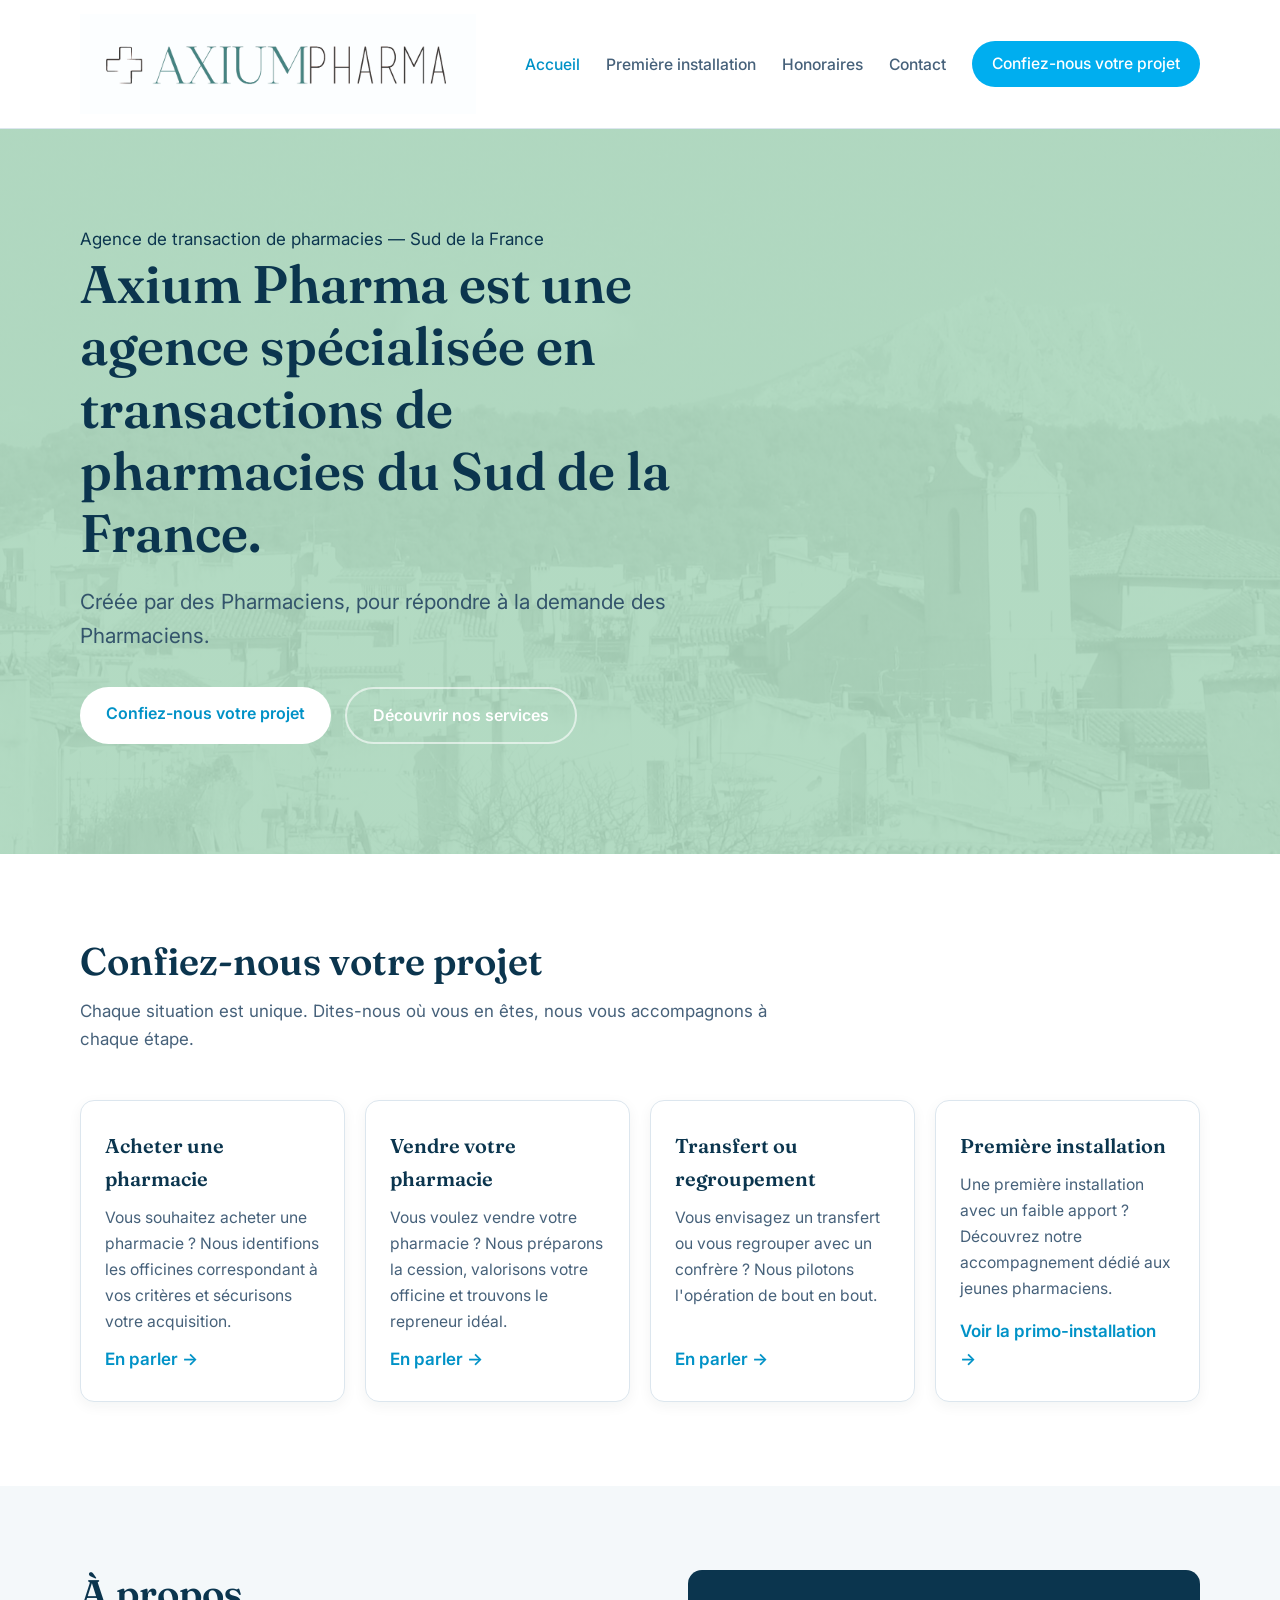
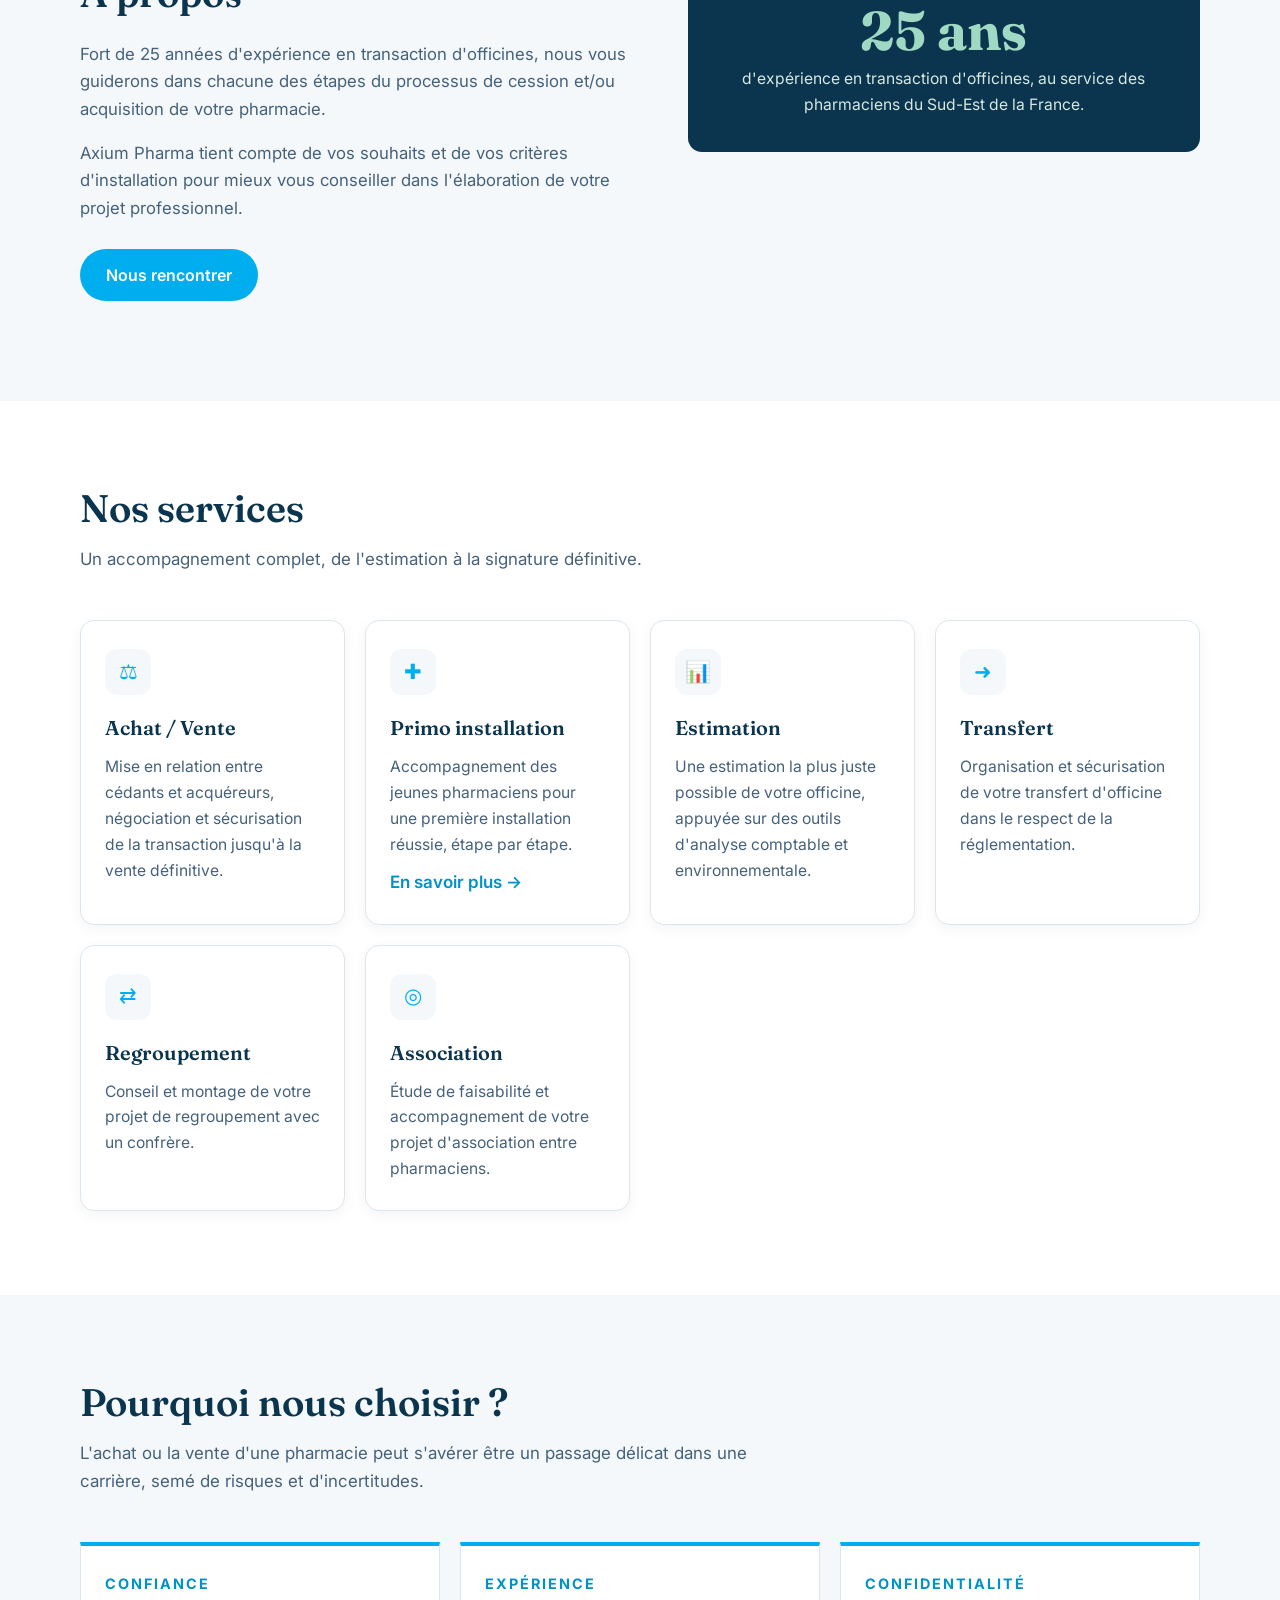
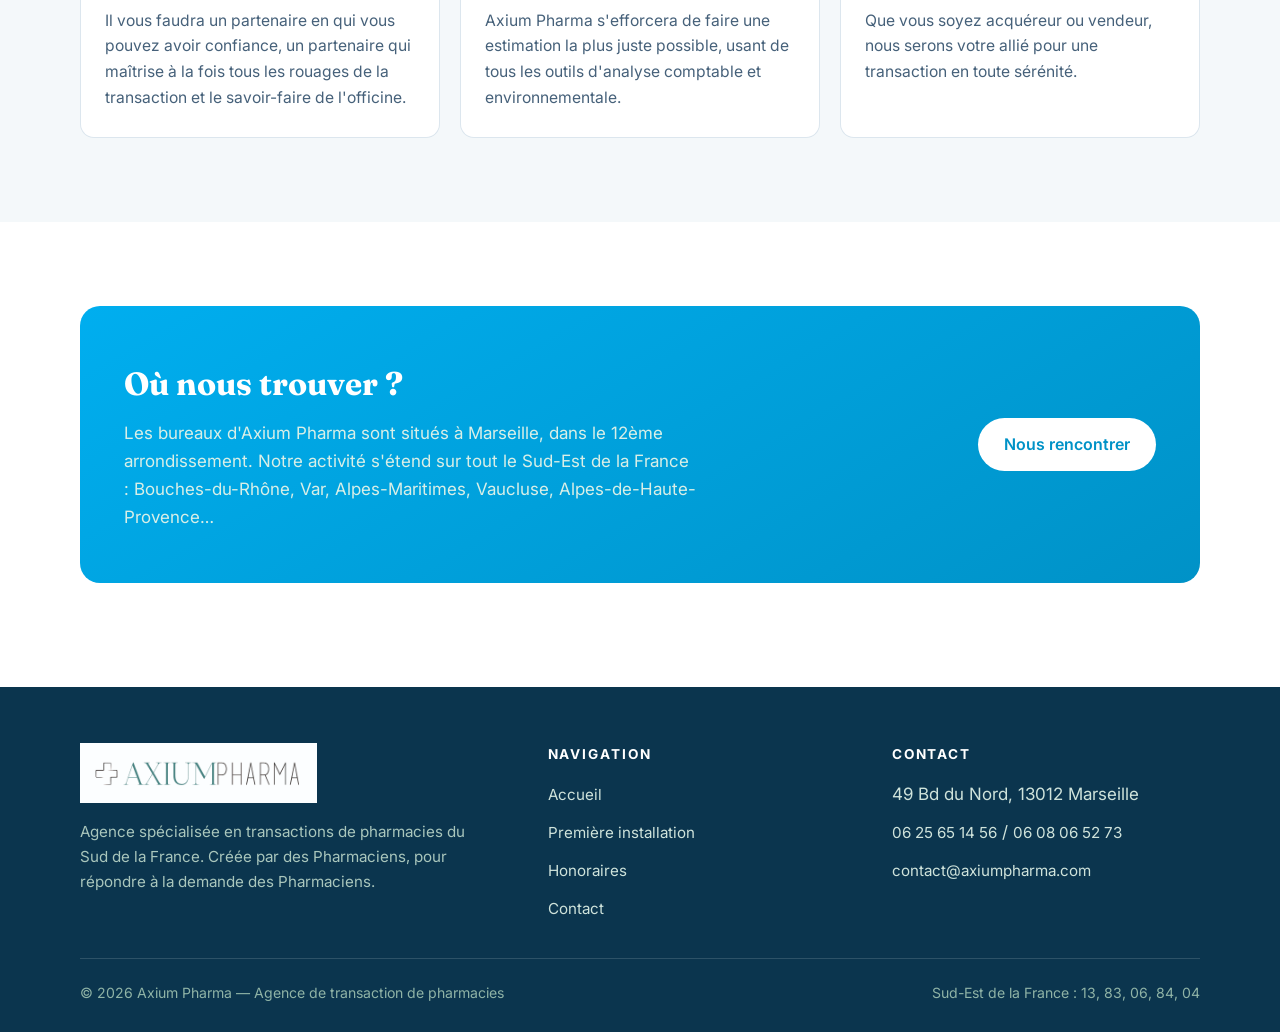
<file: index.html>
<!DOCTYPE html>
<html lang="fr">
<head>
  <meta charset="UTF-8">
  <meta name="viewport" content="width=device-width, initial-scale=1.0">
  <title>AXIUM PHARMA | Agence de Transaction de Pharmacies | Sud de la France</title>
  <meta name="description" content="Achat / Vente de pharmacies avec Axium Pharma, agence de transaction pharmaceutique. Nous vous conseillons et vous accompagnons pour l'acquisition ou la cession de votre pharmacie. Estimation, étude prévisionnelle, prospection, transfert... Annonces pharmacies 13 / Pharmacie à vendre Provence">
  <link rel="icon" type="image/jpeg" href="assets/img/logoaxium.jpg">
  <link rel="preconnect" href="https://fonts.googleapis.com">
  <link rel="preconnect" href="https://fonts.gstatic.com" crossorigin>
  <link href="https://fonts.googleapis.com/css2?family=Fraunces:opsz,wght@9..144,500;9..144,600;9..144,700&family=Inter:wght@400;500;600;700&display=swap" rel="stylesheet">
  <link rel="stylesheet" href="assets/css/style.css">
  <meta property="og:type" content="website">
  <meta property="og:site_name" content="Axium Pharma">
  <meta property="og:title" content="AXIUM PHARMA | Agence de Transaction de Pharmacies | Sud de la France">
  <meta property="og:description" content="Créée par des Pharmaciens, pour répondre à la demande des Pharmaciens. Achat, vente, transfert, primo-installation de pharmacies dans le Sud-Est de la France.">
  <meta property="og:url" content="https://www.axiumpharma.com/">
</head>
<body>
  <a class="skip-link" href="#contenu">Aller au contenu</a>

  <header class="site-header">
    <div class="container header-inner">
      <a class="brand" href="index.html" aria-label="Axium Pharma - Accueil">
        <img src="assets/img/logoaxium.jpg" alt="Axium Pharma" width="40" height="40">
      </a>
      <button class="burger" aria-label="Ouvrir le menu" aria-expanded="false" aria-controls="nav">
        <span></span><span></span><span></span>
      </button>
      <nav class="main-nav" id="nav" aria-label="Navigation principale">
        <ul>
          <li><a href="index.html" data-page="index.html">Accueil</a></li>
          <li><a href="inst.html" data-page="inst.html">Première installation</a></li>
          <li><a href="honoraires.html" data-page="honoraires.html">Honoraires</a></li>
          <li><a href="contact.html" data-page="contact.html">Contact</a></li>
          <li><a class="btn nav-cta" href="contact.html">Confiez-nous votre projet</a></li>
        </ul>
      </nav>
    </div>
  </header>

  <main id="contenu">
    <section class="hero">
      <div class="container">
        <p class="eyebrow">Agence de transaction de pharmacies — Sud de la France</p>
        <h1>Axium Pharma est une agence spécialisée en transactions de pharmacies du Sud de la France.</h1>
        <p class="sub">Créée par des Pharmaciens, pour répondre à la demande des Pharmaciens.</p>
        <div class="hero-actions">
          <a class="btn btn-light" href="contact.html">Confiez-nous votre projet</a>
          <a class="btn btn-outline" style="color:#fff !important;border-color:rgba(255,255,255,.6)" href="#services">Découvrir nos services</a>
        </div>
      </div>
    </section>

    <section class="section" id="projet">
      <div class="container">
        <div class="section-head">
          <h2>Confiez-nous votre projet</h2>
          <p>Chaque situation est unique. Dites-nous où vous en êtes, nous vous accompagnons à chaque étape.</p>
        </div>
        <div class="cards">
          <div class="card">
            <h3>Acheter une pharmacie</h3>
            <p>Vous souhaitez acheter une pharmacie ? Nous identifions les officines correspondant à vos critères et sécurisons votre acquisition.</p>
            <a class="card-link" href="contact.html">En parler</a>
          </div>
          <div class="card">
            <h3>Vendre votre pharmacie</h3>
            <p>Vous voulez vendre votre pharmacie ? Nous préparons la cession, valorisons votre officine et trouvons le repreneur idéal.</p>
            <a class="card-link" href="contact.html">En parler</a>
          </div>
          <div class="card">
            <h3>Transfert ou regroupement</h3>
            <p>Vous envisagez un transfert ou vous regrouper avec un confrère ? Nous pilotons l'opération de bout en bout.</p>
            <a class="card-link" href="contact.html">En parler</a>
          </div>
          <div class="card">
            <h3>Première installation</h3>
            <p>Une première installation avec un faible apport ? Découvrez notre accompagnement dédié aux jeunes pharmaciens.</p>
            <a class="card-link" href="inst.html">Voir la primo-installation</a>
          </div>
        </div>
      </div>
    </section>

    <section class="section alt" id="apropos">
      <div class="container about-grid">
        <div>
          <div class="section-head" style="margin-bottom:24px">
            <h2>À propos</h2>
          </div>
          <p>Fort de 25 années d'expérience en transaction d'officines, nous vous guiderons dans chacune des étapes du processus de cession et/ou acquisition de votre pharmacie.</p>
          <p>Axium Pharma tient compte de vos souhaits et de vos critères d'installation pour mieux vous conseiller dans l'élaboration de votre projet professionnel.</p>
          <p style="margin-top:26px"><a class="btn" href="contact.html">Nous rencontrer</a></p>
        </div>
        <div class="about-badge">
          <div class="number">25 ans</div>
          <div class="label">d'expérience en transaction d'officines, au service des pharmaciens du Sud-Est de la France.</div>
        </div>
      </div>
    </section>

    <section class="section" id="services">
      <div class="container">
        <div class="section-head">
          <h2>Nos services</h2>
          <p>Un accompagnement complet, de l'estimation à la signature définitive.</p>
        </div>
        <div class="cards">
          <div class="card">
            <div class="icon">⚖</div>
            <h3>Achat / Vente</h3>
            <p>Mise en relation entre cédants et acquéreurs, négociation et sécurisation de la transaction jusqu'à la vente définitive.</p>
          </div>
          <div class="card">
            <div class="icon">✚</div>
            <h3>Primo installation</h3>
            <p>Accompagnement des jeunes pharmaciens pour une première installation réussie, étape par étape.</p>
            <a class="card-link" href="inst.html">En savoir plus</a>
          </div>
          <div class="card">
            <div class="icon">📊</div>
            <h3>Estimation</h3>
            <p>Une estimation la plus juste possible de votre officine, appuyée sur des outils d'analyse comptable et environnementale.</p>
          </div>
          <div class="card">
            <div class="icon">➜</div>
            <h3>Transfert</h3>
            <p>Organisation et sécurisation de votre transfert d'officine dans le respect de la réglementation.</p>
          </div>
          <div class="card">
            <div class="icon">⇄</div>
            <h3>Regroupement</h3>
            <p>Conseil et montage de votre projet de regroupement avec un confrère.</p>
          </div>
          <div class="card">
            <div class="icon">◎</div>
            <h3>Association</h3>
            <p>Étude de faisabilité et accompagnement de votre projet d'association entre pharmaciens.</p>
          </div>
        </div>
      </div>
    </section>

    <section class="section alt" id="pourquoi">
      <div class="container">
        <div class="section-head">
          <h2>Pourquoi nous choisir ?</h2>
          <p>L'achat ou la vente d'une pharmacie peut s'avérer être un passage délicat dans une carrière, semé de risques et d'incertitudes.</p>
        </div>
        <div class="pillars">
          <div class="pillar">
            <h3>Confiance</h3>
            <p>Il vous faudra un partenaire en qui vous pouvez avoir confiance, un partenaire qui maîtrise à la fois tous les rouages de la transaction et le savoir-faire de l'officine.</p>
          </div>
          <div class="pillar">
            <h3>Expérience</h3>
            <p>Axium Pharma s'efforcera de faire une estimation la plus juste possible, usant de tous les outils d'analyse comptable et environnementale.</p>
          </div>
          <div class="pillar">
            <h3>Confidentialité</h3>
            <p>Que vous soyez acquéreur ou vendeur, nous serons votre allié pour une transaction en toute sérénité.</p>
          </div>
        </div>
      </div>
    </section>

    <section class="section" id="ou-nous-trouver">
      <div class="container">
        <div class="cta-band">
          <div>
            <h2>Où nous trouver ?</h2>
            <p>Les bureaux d'Axium Pharma sont situés à Marseille, dans le 12ème arrondissement. Notre activité s'étend sur tout le Sud-Est de la France : Bouches-du-Rhône, Var, Alpes-Maritimes, Vaucluse, Alpes-de-Haute-Provence…</p>
          </div>
          <a class="btn btn-light" href="contact.html">Nous rencontrer</a>
        </div>
      </div>
    </section>
  </main>

  <footer class="site-footer">
    <div class="container">
      <div class="footer-grid">
        <div>
          <a class="brand" href="index.html" aria-label="Axium Pharma - Accueil">
            <img src="assets/img/logoaxium.jpg" alt="Axium Pharma" width="36" height="36">
          </a>
          <p style="margin-top:16px">Agence spécialisée en transactions de pharmacies du Sud de la France. Créée par des Pharmaciens, pour répondre à la demande des Pharmaciens.</p>
        </div>
        <div>
          <h3>Navigation</h3>
          <ul>
            <li><a href="index.html">Accueil</a></li>
            <li><a href="inst.html">Première installation</a></li>
            <li><a href="honoraires.html">Honoraires</a></li>
            <li><a href="contact.html">Contact</a></li>
          </ul>
        </div>
        <div>
          <h3>Contact</h3>
          <ul>
            <li>49 Bd du Nord, 13012 Marseille</li>
            <li><a href="tel:+33625651456">06 25 65 14 56</a> / <a href="tel:+33608065273">06 08 06 52 73</a></li>
            <li><a href="mailto:contact@axiumpharma.com">contact@axiumpharma.com</a></li>
          </ul>
        </div>
      </div>
      <div class="footer-bottom">
        <span>© <span id="year">2025</span> Axium Pharma — Agence de transaction de pharmacies</span>
        <span>Sud-Est de la France : 13, 83, 06, 84, 04</span>
      </div>
    </div>
  </footer>

  <script src="assets/js/main.js"></script>
</body>
</html>
</file>
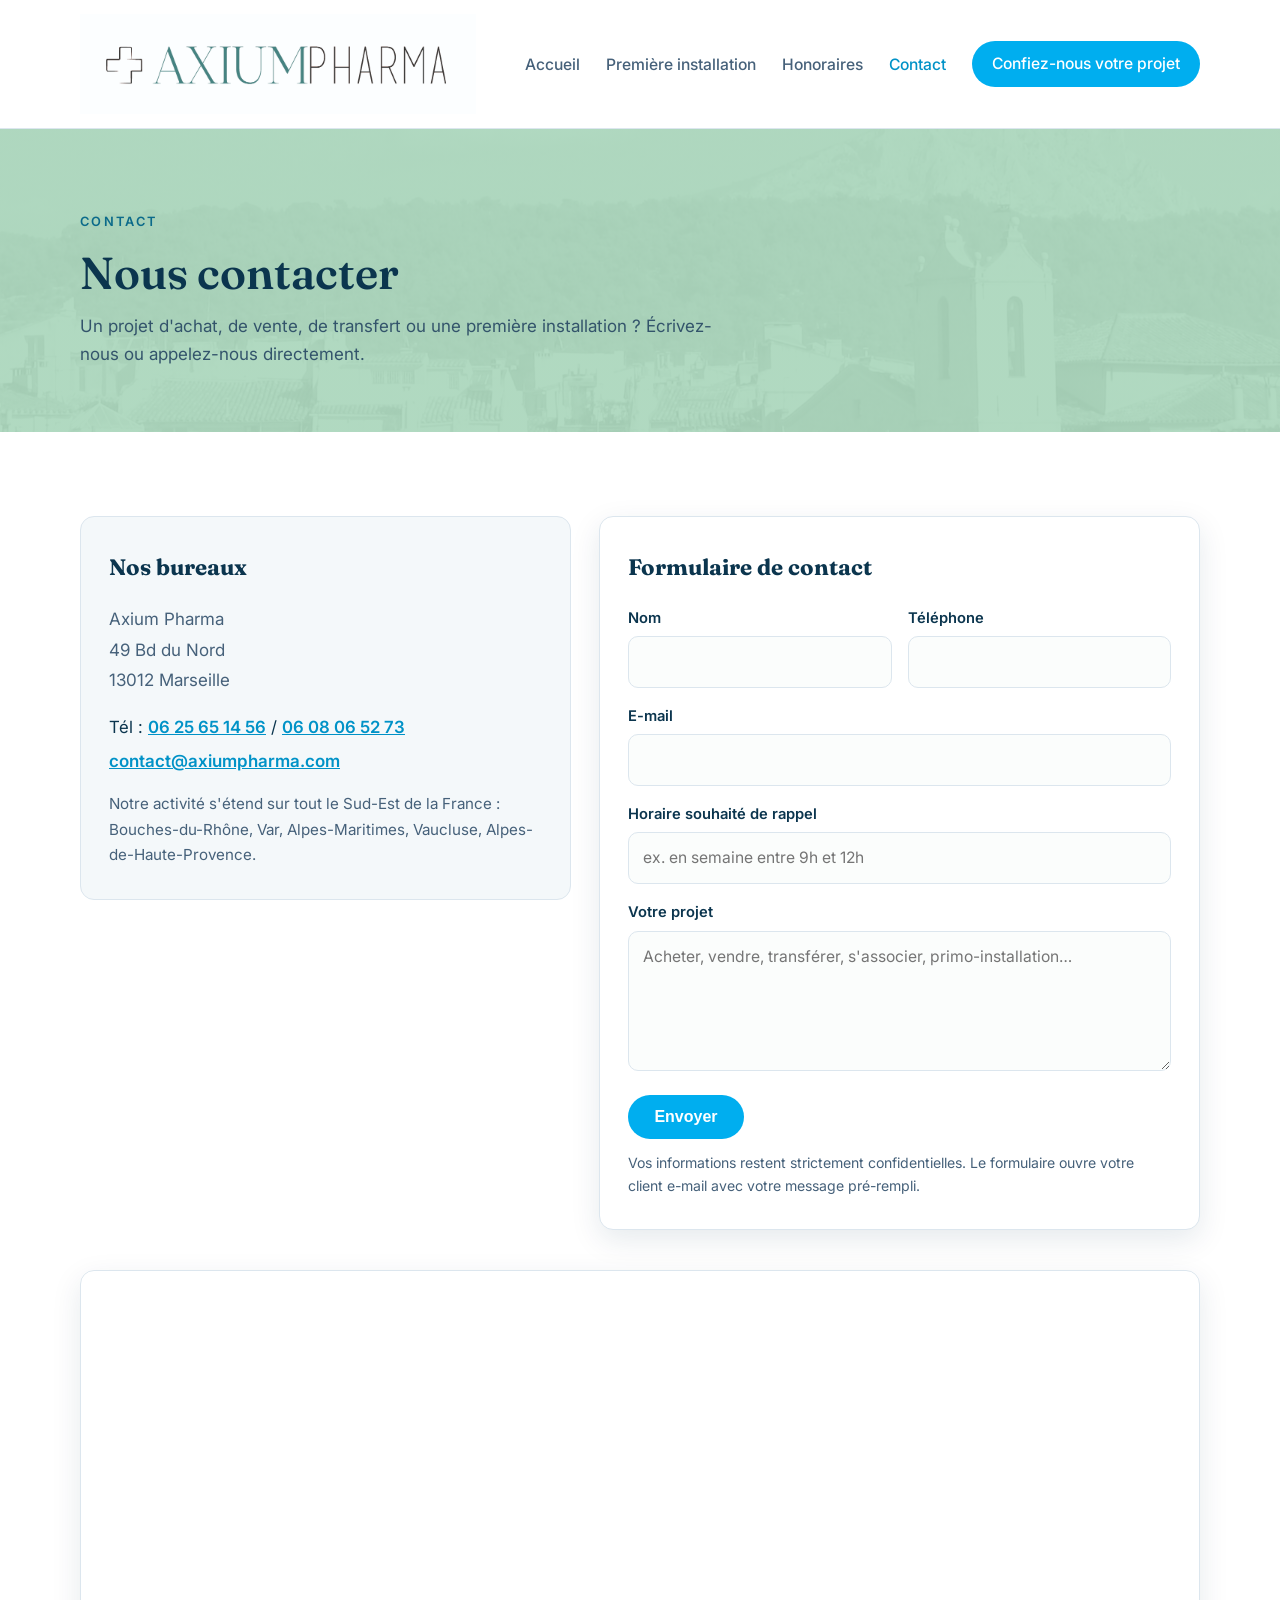
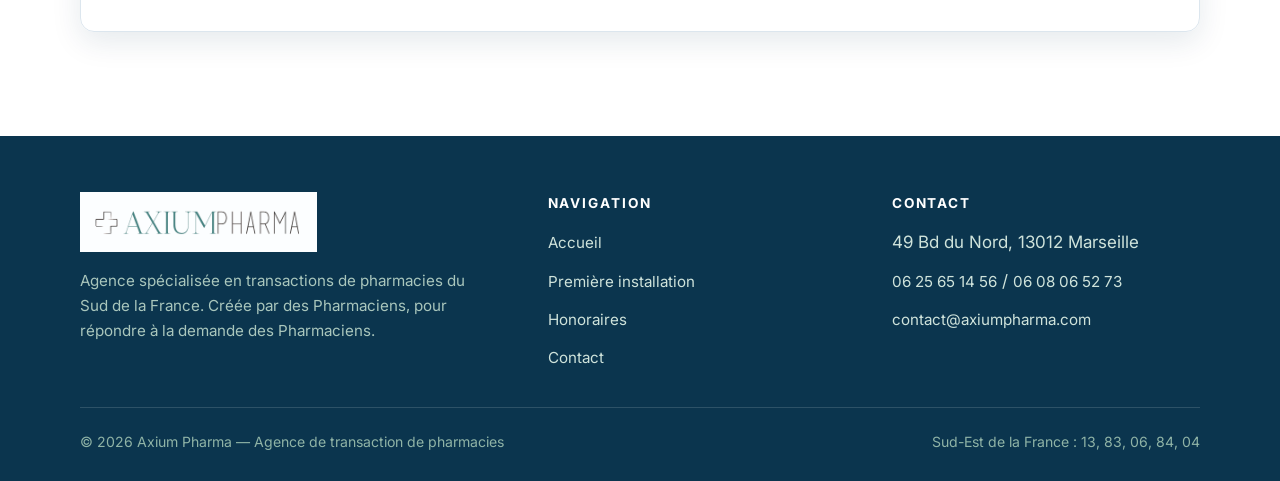
<file: contact.html>
<!DOCTYPE html>
<html lang="fr">
<head>
  <meta charset="UTF-8">
  <meta name="viewport" content="width=device-width, initial-scale=1.0">
  <title>AXIUM PHARMA | Contact</title>
  <meta name="description" content="Contactez Axium Pharma, agence de transaction de pharmacies à Marseille (12ème) : 49 Bd du Nord, 13012 Marseille. Tél : 06 25 65 14 56 / 06 08 06 52 73 — contact@axiumpharma.com">
  <link rel="icon" type="image/jpeg" href="assets/img/logoaxium.jpg">
  <link rel="preconnect" href="https://fonts.googleapis.com">
  <link rel="preconnect" href="https://fonts.gstatic.com" crossorigin>
  <link href="https://fonts.googleapis.com/css2?family=Fraunces:opsz,wght@9..144,500;9..144,600;9..144,700&family=Inter:wght@400;500;600;700&display=swap" rel="stylesheet">
  <link rel="stylesheet" href="assets/css/style.css">
  <meta property="og:type" content="website">
  <meta property="og:site_name" content="Axium Pharma">
  <meta property="og:title" content="AXIUM PHARMA | Contact">
  <meta property="og:description" content="Contactez Axium Pharma à Marseille : formulaire, téléphone et adresse de nos bureaux.">
  <meta property="og:url" content="https://www.axiumpharma.com/contact">
</head>
<body>
  <a class="skip-link" href="#contenu">Aller au contenu</a>

  <header class="site-header">
    <div class="container header-inner">
      <a class="brand" href="index.html" aria-label="Axium Pharma - Accueil">
        <img src="assets/img/logoaxium.jpg" alt="Axium Pharma" width="40" height="40">
      </a>
      <button class="burger" aria-label="Ouvrir le menu" aria-expanded="false" aria-controls="nav">
        <span></span><span></span><span></span>
      </button>
      <nav class="main-nav" id="nav" aria-label="Navigation principale">
        <ul>
          <li><a href="index.html" data-page="index.html">Accueil</a></li>
          <li><a href="inst.html" data-page="inst.html">Première installation</a></li>
          <li><a href="honoraires.html" data-page="honoraires.html">Honoraires</a></li>
          <li><a href="contact.html" data-page="contact.html">Contact</a></li>
          <li><a class="btn nav-cta" href="contact.html">Confiez-nous votre projet</a></li>
        </ul>
      </nav>
    </div>
  </header>

  <main id="contenu">
    <section class="page-hero">
      <div class="container">
        <p class="eyebrow">Contact</p>
        <h1>Nous contacter</h1>
        <p>Un projet d'achat, de vente, de transfert ou une première installation ? Écrivez-nous ou appelez-nous directement.</p>
      </div>
    </section>

    <section class="section">
      <div class="container">
        <div class="contact-grid">
          <div class="contact-card">
            <h2>Nos bureaux</h2>
            <address>
              Axium Pharma<br>
              49 Bd du Nord<br>
              13012 Marseille
            </address>
            <p class="phones">Tél : <a href="tel:+33625651456">06 25 65 14 56</a> / <a href="tel:+33608065273">06 08 06 52 73</a></p>
            <p><a href="mailto:contact@axiumpharma.com">contact@axiumpharma.com</a></p>
            <p style="margin-top:16px;color:var(--ink-soft);font-size:0.95rem">Notre activité s'étend sur tout le Sud-Est de la France : Bouches-du-Rhône, Var, Alpes-Maritimes, Vaucluse, Alpes-de-Haute-Provence.</p>
          </div>

          <div class="form-card">
            <h2>Formulaire de contact</h2>
            <form id="contact-form" action="mailto:contact@axiumpharma.com" method="post" enctype="text/plain">
              <div class="form-row">
                <div class="field">
                  <label for="nom">Nom</label>
                  <input type="text" id="nom" name="nom" required autocomplete="name">
                </div>
                <div class="field">
                  <label for="telephone">Téléphone</label>
                  <input type="tel" id="telephone" name="telephone" autocomplete="tel">
                </div>
              </div>
              <div class="field">
                <label for="email">E-mail</label>
                <input type="email" id="email" name="email" required autocomplete="email">
              </div>
              <div class="field">
                <label for="horaire">Horaire souhaité de rappel</label>
                <input type="text" id="horaire" name="horaire" placeholder="ex. en semaine entre 9h et 12h">
              </div>
              <div class="field">
                <label for="projet">Votre projet</label>
                <textarea id="projet" name="projet" placeholder="Acheter, vendre, transférer, s'associer, primo-installation…"></textarea>
              </div>
              <button class="btn" type="submit">Envoyer</button>
              <p class="form-note">Vos informations restent strictement confidentielles. Le formulaire ouvre votre client e-mail avec votre message pré-rempli.</p>
              <p class="form-status" id="form-status" role="status"></p>
            </form>
          </div>
        </div>

        <div class="map-frame">
          <iframe title="Carte — 49 Bd du Nord, 13012 Marseille" src="https://maps.google.com/maps?q=49%20Bd%20du%20Nord%2C%2013012%20Marseille&t=&z=15&ie=UTF8&iwloc=&output=embed" loading="lazy" referrerpolicy="no-referrer-when-downgrade"></iframe>
        </div>
      </div>
    </section>
  </main>

  <footer class="site-footer">
    <div class="container">
      <div class="footer-grid">
        <div>
          <a class="brand" href="index.html" aria-label="Axium Pharma - Accueil">
            <img src="assets/img/logoaxium.jpg" alt="Axium Pharma" width="36" height="36">
          </a>
          <p style="margin-top:16px">Agence spécialisée en transactions de pharmacies du Sud de la France. Créée par des Pharmaciens, pour répondre à la demande des Pharmaciens.</p>
        </div>
        <div>
          <h3>Navigation</h3>
          <ul>
            <li><a href="index.html">Accueil</a></li>
            <li><a href="inst.html">Première installation</a></li>
            <li><a href="honoraires.html">Honoraires</a></li>
            <li><a href="contact.html">Contact</a></li>
          </ul>
        </div>
        <div>
          <h3>Contact</h3>
          <ul>
            <li>49 Bd du Nord, 13012 Marseille</li>
            <li><a href="tel:+33625651456">06 25 65 14 56</a> / <a href="tel:+33608065273">06 08 06 52 73</a></li>
            <li><a href="mailto:contact@axiumpharma.com">contact@axiumpharma.com</a></li>
          </ul>
        </div>
      </div>
      <div class="footer-bottom">
        <span>© <span id="year">2025</span> Axium Pharma — Agence de transaction de pharmacies</span>
        <span>Sud-Est de la France : 13, 83, 06, 84, 04</span>
      </div>
    </div>
  </footer>

  <script src="assets/js/main.js"></script>
</body>
</html>
</file>
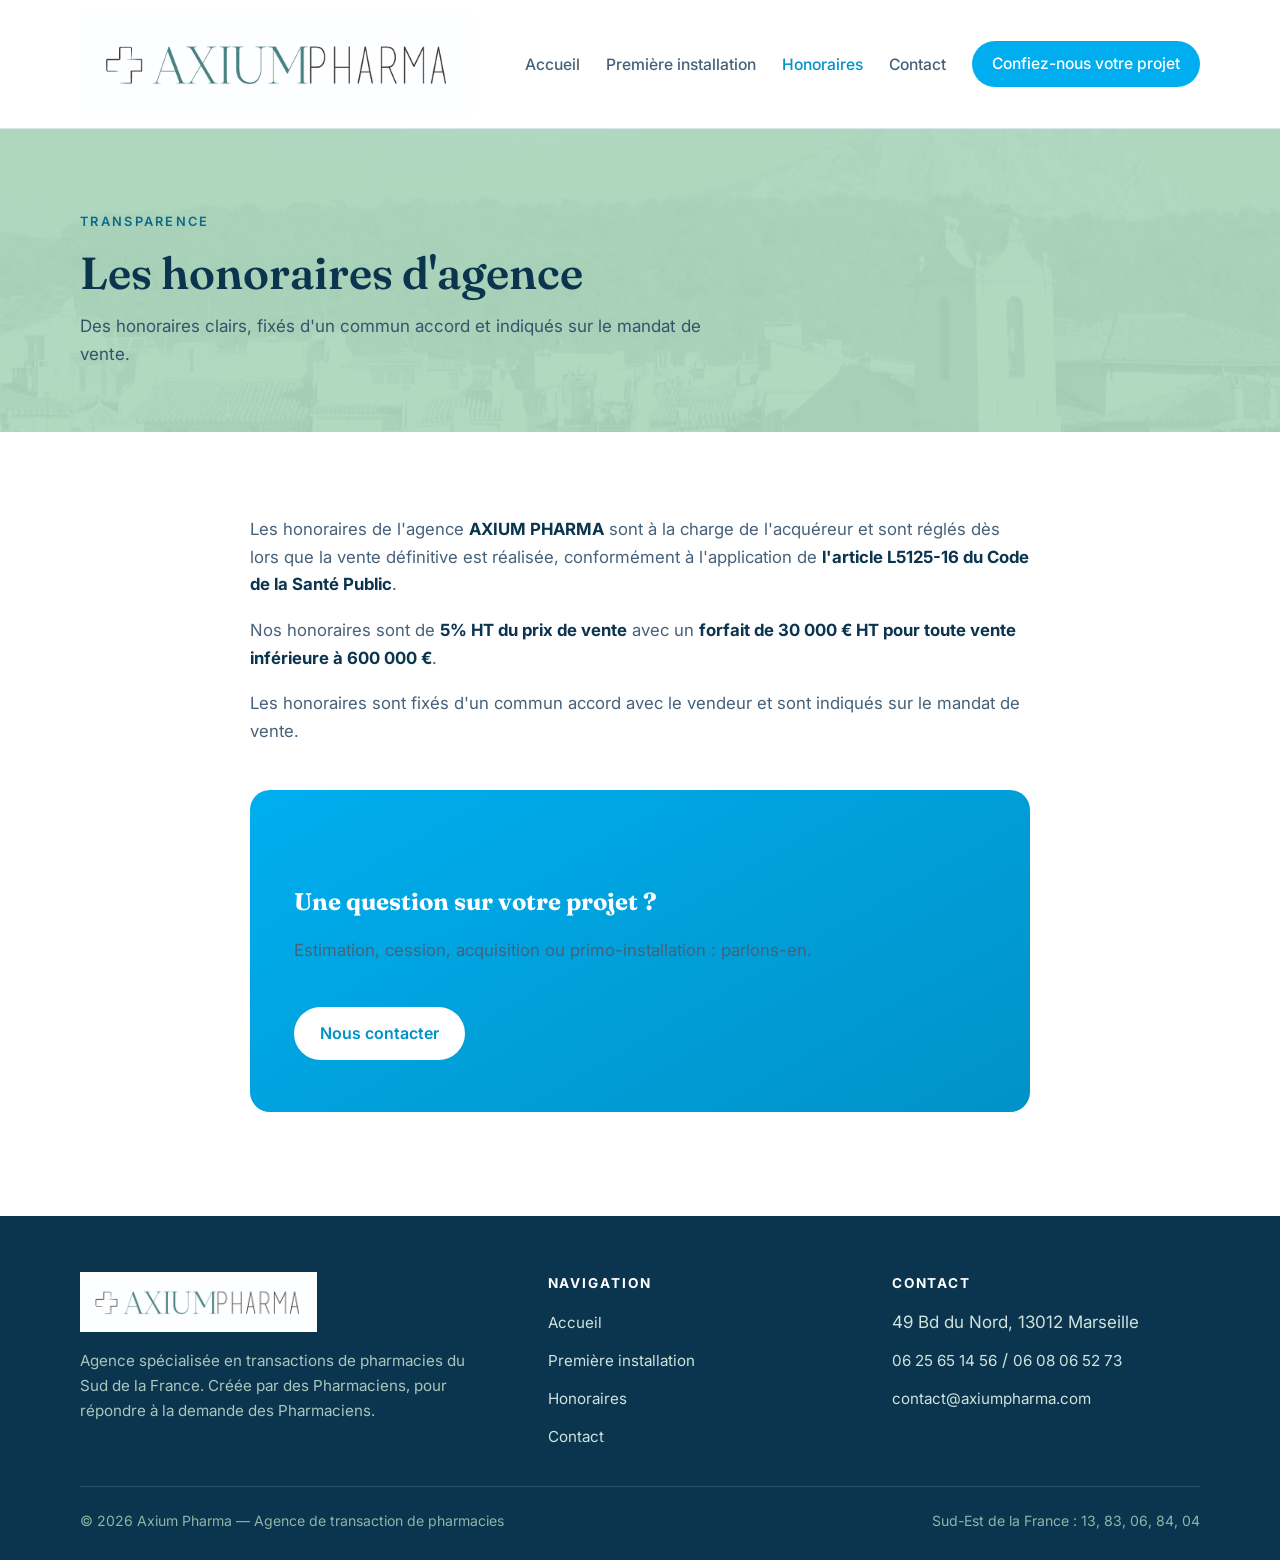
<file: honoraires.html>
<!DOCTYPE html>
<html lang="fr">
<head>
  <meta charset="UTF-8">
  <meta name="viewport" content="width=device-width, initial-scale=1.0">
  <title>AXIUM PHARMA | Honoraires</title>
  <meta name="description" content="Les honoraires d'agence d'Axium Pharma : 5% HT du prix de vente, forfait de 30 000 € HT pour toute vente inférieure à 600 000 €, conformément à l'article L5125-16 du Code de la Santé Publique.">
  <link rel="icon" type="image/jpeg" href="assets/img/logoaxium.jpg">
  <link rel="preconnect" href="https://fonts.googleapis.com">
  <link rel="preconnect" href="https://fonts.gstatic.com" crossorigin>
  <link href="https://fonts.googleapis.com/css2?family=Fraunces:opsz,wght@9..144,500;9..144,600;9..144,700&family=Inter:wght@400;500;600;700&display=swap" rel="stylesheet">
  <link rel="stylesheet" href="assets/css/style.css">
  <meta property="og:type" content="website">
  <meta property="og:site_name" content="Axium Pharma">
  <meta property="og:title" content="AXIUM PHARMA | Honoraires">
  <meta property="og:description" content="Honoraires d'agence Axium Pharma : 5% HT du prix de vente, forfait 30 000 € HT en dessous de 600 000 €.">
  <meta property="og:url" content="https://www.axiumpharma.com/honoraires">
</head>
<body>
  <a class="skip-link" href="#contenu">Aller au contenu</a>

  <header class="site-header">
    <div class="container header-inner">
      <a class="brand" href="index.html" aria-label="Axium Pharma - Accueil">
        <img src="assets/img/logoaxium.jpg" alt="Axium Pharma" width="40" height="40">
      </a>
      <button class="burger" aria-label="Ouvrir le menu" aria-expanded="false" aria-controls="nav">
        <span></span><span></span><span></span>
      </button>
      <nav class="main-nav" id="nav" aria-label="Navigation principale">
        <ul>
          <li><a href="index.html" data-page="index.html">Accueil</a></li>
          <li><a href="inst.html" data-page="inst.html">Première installation</a></li>
          <li><a href="honoraires.html" data-page="honoraires.html">Honoraires</a></li>
          <li><a href="contact.html" data-page="contact.html">Contact</a></li>
          <li><a class="btn nav-cta" href="contact.html">Confiez-nous votre projet</a></li>
        </ul>
      </nav>
    </div>
  </header>

  <main id="contenu">
    <section class="page-hero">
      <div class="container">
        <p class="eyebrow">Transparence</p>
        <h1>Les honoraires d'agence</h1>
        <p>Des honoraires clairs, fixés d'un commun accord et indiqués sur le mandat de vente.</p>
      </div>
    </section>

    <section class="section">
      <div class="container prose">
        <p>Les honoraires de l'agence <strong>AXIUM PHARMA</strong> sont à la charge de l'acquéreur et sont réglés dès lors que la vente définitive est réalisée, conformément à l'application de <strong>l'article L5125-16 du Code de la Santé Public</strong>.</p>
        <p>Nos honoraires sont de <strong>5% HT du prix de vente</strong> avec un <strong>forfait de 30 000 € HT pour toute vente inférieure à 600 000 €</strong>.</p>
        <p>Les honoraires sont fixés d'un commun accord avec le vendeur et sont indiqués sur le mandat de vente.</p>

        <div class="cta-band" style="margin-top:44px">
          <div>
            <h2>Une question sur votre projet ?</h2>
            <p>Estimation, cession, acquisition ou primo-installation : parlons-en.</p>
          </div>
          <a class="btn btn-light" href="contact.html">Nous contacter</a>
        </div>
      </div>
    </section>
  </main>

  <footer class="site-footer">
    <div class="container">
      <div class="footer-grid">
        <div>
          <a class="brand" href="index.html" aria-label="Axium Pharma - Accueil">
            <img src="assets/img/logoaxium.jpg" alt="Axium Pharma" width="36" height="36">
          </a>
          <p style="margin-top:16px">Agence spécialisée en transactions de pharmacies du Sud de la France. Créée par des Pharmaciens, pour répondre à la demande des Pharmaciens.</p>
        </div>
        <div>
          <h3>Navigation</h3>
          <ul>
            <li><a href="index.html">Accueil</a></li>
            <li><a href="inst.html">Première installation</a></li>
            <li><a href="honoraires.html">Honoraires</a></li>
            <li><a href="contact.html">Contact</a></li>
          </ul>
        </div>
        <div>
          <h3>Contact</h3>
          <ul>
            <li>49 Bd du Nord, 13012 Marseille</li>
            <li><a href="tel:+33625651456">06 25 65 14 56</a> / <a href="tel:+33608065273">06 08 06 52 73</a></li>
            <li><a href="mailto:contact@axiumpharma.com">contact@axiumpharma.com</a></li>
          </ul>
        </div>
      </div>
      <div class="footer-bottom">
        <span>© <span id="year">2025</span> Axium Pharma — Agence de transaction de pharmacies</span>
        <span>Sud-Est de la France : 13, 83, 06, 84, 04</span>
      </div>
    </div>
  </footer>

  <script src="assets/js/main.js"></script>
</body>
</html>
</file>
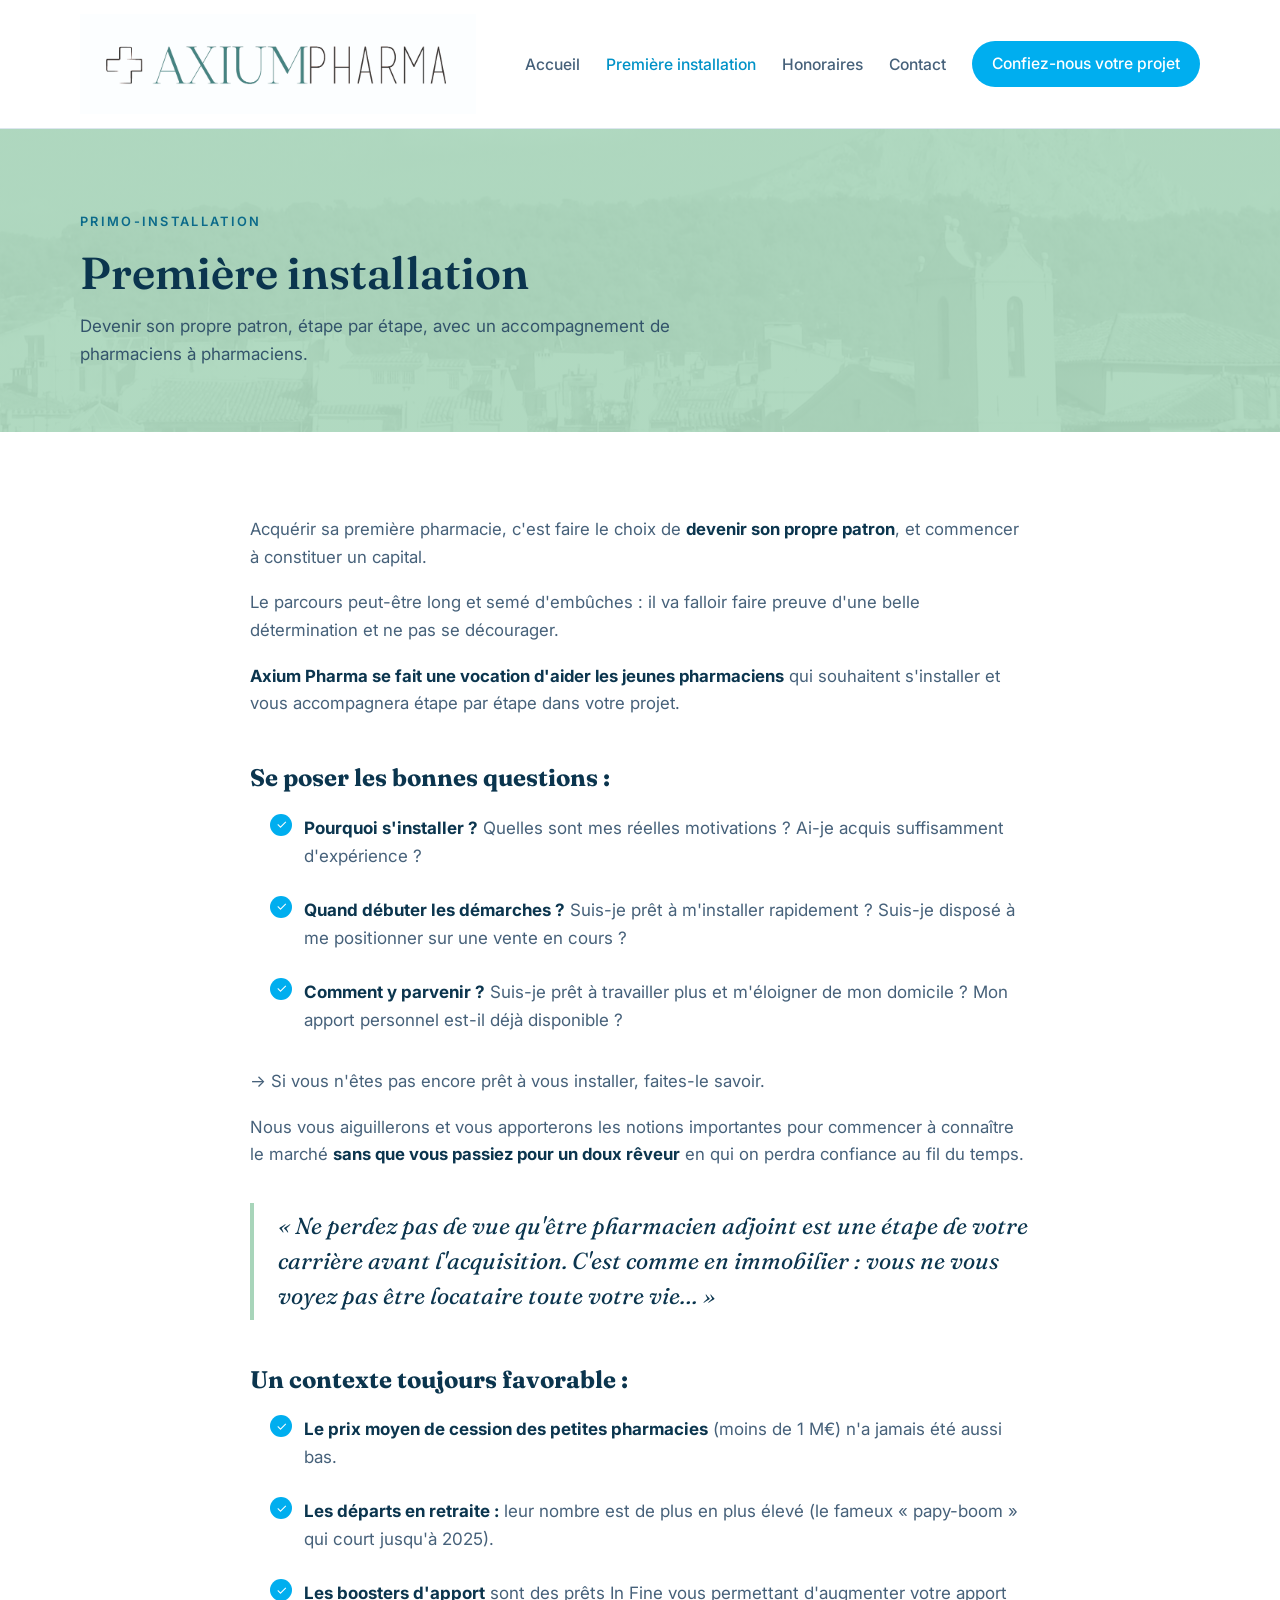
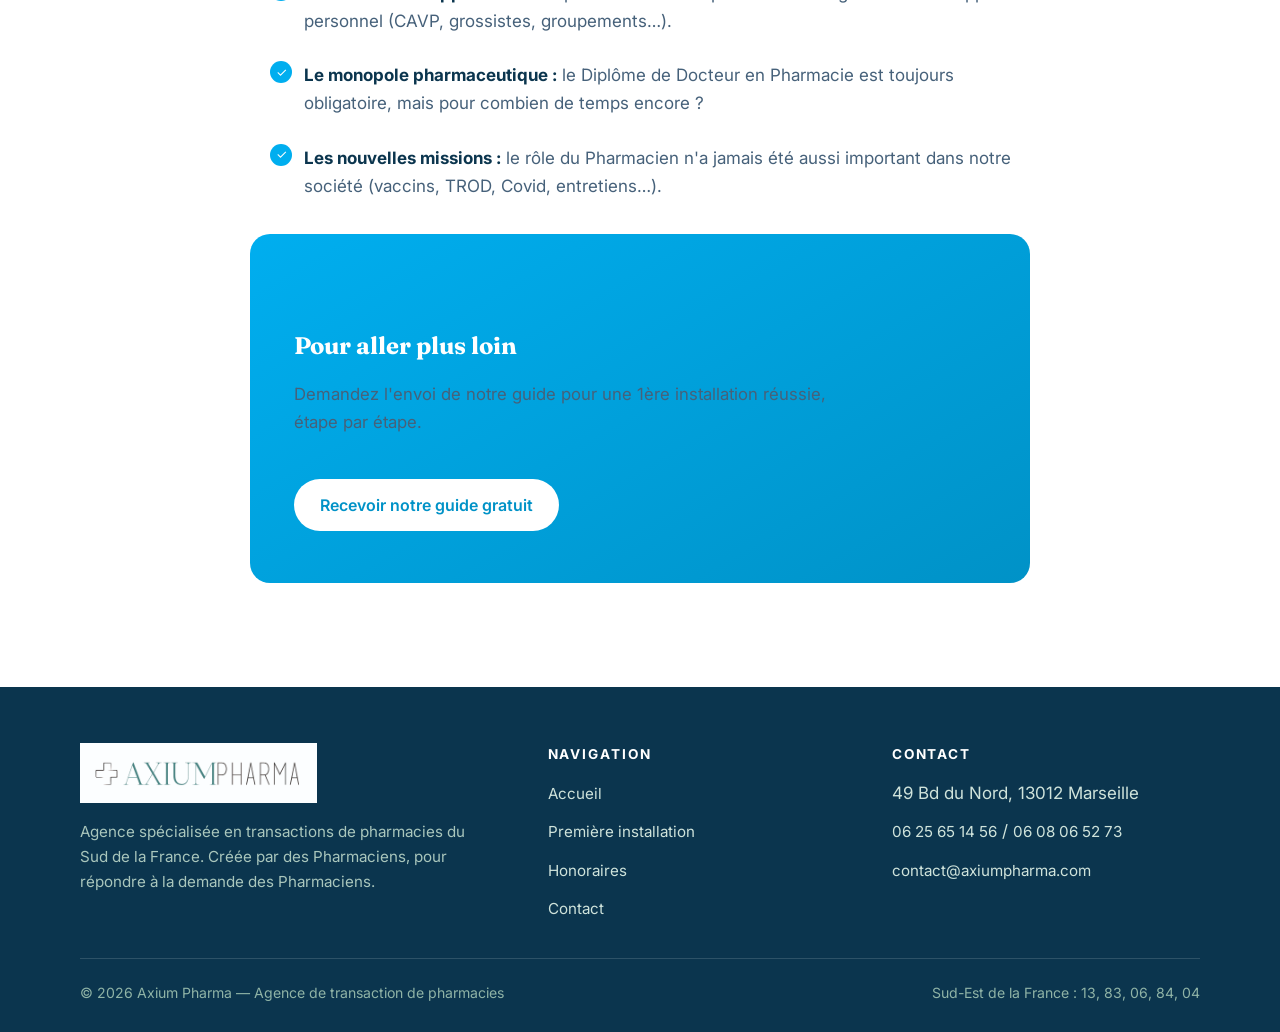
<file: inst.html>
<!DOCTYPE html>
<html lang="fr">
<head>
  <meta charset="UTF-8">
  <meta name="viewport" content="width=device-width, initial-scale=1.0">
  <title>AXIUM PHARMA | Primo-installation — Première installation de pharmacie</title>
  <meta name="description" content="Première installation de pharmacie avec Axium Pharma : se poser les bonnes questions, un contexte favorable, et notre guide gratuit pour une 1ère installation réussie, étape par étape.">
  <link rel="icon" type="image/jpeg" href="assets/img/logoaxium.jpg">
  <link rel="preconnect" href="https://fonts.googleapis.com">
  <link rel="preconnect" href="https://fonts.gstatic.com" crossorigin>
  <link href="https://fonts.googleapis.com/css2?family=Fraunces:opsz,wght@9..144,500;9..144,600;9..144,700&family=Inter:wght@400;500;600;700&display=swap" rel="stylesheet">
  <link rel="stylesheet" href="assets/css/style.css">
  <meta property="og:type" content="website">
  <meta property="og:site_name" content="Axium Pharma">
  <meta property="og:title" content="AXIUM PHARMA | Primo-installation">
  <meta property="og:description" content="Acquérir sa première pharmacie avec Axium Pharma : accompagnement étape par étape et guide gratuit.">
  <meta property="og:url" content="https://www.axiumpharma.com/inst">
</head>
<body>
  <a class="skip-link" href="#contenu">Aller au contenu</a>

  <header class="site-header">
    <div class="container header-inner">
      <a class="brand" href="index.html" aria-label="Axium Pharma - Accueil">
        <img src="assets/img/logoaxium.jpg" alt="Axium Pharma" width="40" height="40">
      </a>
      <button class="burger" aria-label="Ouvrir le menu" aria-expanded="false" aria-controls="nav">
        <span></span><span></span><span></span>
      </button>
      <nav class="main-nav" id="nav" aria-label="Navigation principale">
        <ul>
          <li><a href="index.html" data-page="index.html">Accueil</a></li>
          <li><a href="inst.html" data-page="inst.html">Première installation</a></li>
          <li><a href="honoraires.html" data-page="honoraires.html">Honoraires</a></li>
          <li><a href="contact.html" data-page="contact.html">Contact</a></li>
          <li><a class="btn nav-cta" href="contact.html">Confiez-nous votre projet</a></li>
        </ul>
      </nav>
    </div>
  </header>

  <main id="contenu">
    <section class="page-hero">
      <div class="container">
        <p class="eyebrow">Primo-installation</p>
        <h1>Première installation</h1>
        <p>Devenir son propre patron, étape par étape, avec un accompagnement de pharmaciens à pharmaciens.</p>
      </div>
    </section>

    <section class="section">
      <div class="container prose">
        <p>Acquérir sa première pharmacie, c'est faire le choix de <strong>devenir son propre patron</strong>, et commencer à constituer un capital.</p>
        <p>Le parcours peut-être long et semé d'embûches : il va falloir faire preuve d'une belle détermination et ne pas se décourager.</p>
        <p><strong>Axium Pharma se fait une vocation d'aider les jeunes pharmaciens</strong> qui souhaitent s'installer et vous accompagnera étape par étape dans votre projet.</p>

        <h2>Se poser les bonnes questions :</h2>
        <ul class="check-list">
          <li><strong>Pourquoi s'installer ?</strong> Quelles sont mes réelles motivations ? Ai-je acquis suffisamment d'expérience ?</li>
          <li><strong>Quand débuter les démarches ?</strong> Suis-je prêt à m'installer rapidement ? Suis-je disposé à me positionner sur une vente en cours ?</li>
          <li><strong>Comment y parvenir ?</strong> Suis-je prêt à travailler plus et m'éloigner de mon domicile ? Mon apport personnel est-il déjà disponible ?</li>
        </ul>

        <p>→ Si vous n'êtes pas encore prêt à vous installer, faites-le savoir.</p>
        <p>Nous vous aiguillerons et vous apporterons les notions importantes pour commencer à connaître le marché <strong>sans que vous passiez pour un doux rêveur</strong> en qui on perdra confiance au fil du temps.</p>

        <blockquote class="quote">« Ne perdez pas de vue qu'être pharmacien adjoint est une étape de votre carrière avant l'acquisition. C'est comme en immobilier : vous ne vous voyez pas être locataire toute votre vie… »</blockquote>

        <h2>Un contexte toujours favorable :</h2>
        <ul class="check-list">
          <li><strong>Le prix moyen de cession des petites pharmacies</strong> (moins de 1 M€) n'a jamais été aussi bas.</li>
          <li><strong>Les départs en retraite :</strong> leur nombre est de plus en plus élevé (le fameux « papy-boom » qui court jusqu'à 2025).</li>
          <li><strong>Les boosters d'apport</strong> sont des prêts In Fine vous permettant d'augmenter votre apport personnel (CAVP, grossistes, groupements…).</li>
          <li><strong>Le monopole pharmaceutique :</strong> le Diplôme de Docteur en Pharmacie est toujours obligatoire, mais pour combien de temps encore ?</li>
          <li><strong>Les nouvelles missions :</strong> le rôle du Pharmacien n'a jamais été aussi important dans notre société (vaccins, TROD, Covid, entretiens…).</li>
        </ul>

        <div class="cta-band">
          <div>
            <h2>Pour aller plus loin</h2>
            <p>Demandez l'envoi de notre guide pour une 1ère installation réussie, étape par étape.</p>
          </div>
          <a class="btn btn-light" href="contact.html">Recevoir notre guide gratuit</a>
        </div>
      </div>
    </section>
  </main>

  <footer class="site-footer">
    <div class="container">
      <div class="footer-grid">
        <div>
          <a class="brand" href="index.html" aria-label="Axium Pharma - Accueil">
            <img src="assets/img/logoaxium.jpg" alt="Axium Pharma" width="36" height="36">
          </a>
          <p style="margin-top:16px">Agence spécialisée en transactions de pharmacies du Sud de la France. Créée par des Pharmaciens, pour répondre à la demande des Pharmaciens.</p>
        </div>
        <div>
          <h3>Navigation</h3>
          <ul>
            <li><a href="index.html">Accueil</a></li>
            <li><a href="inst.html">Première installation</a></li>
            <li><a href="honoraires.html">Honoraires</a></li>
            <li><a href="contact.html">Contact</a></li>
          </ul>
        </div>
        <div>
          <h3>Contact</h3>
          <ul>
            <li>49 Bd du Nord, 13012 Marseille</li>
            <li><a href="tel:+33625651456">06 25 65 14 56</a> / <a href="tel:+33608065273">06 08 06 52 73</a></li>
            <li><a href="mailto:contact@axiumpharma.com">contact@axiumpharma.com</a></li>
          </ul>
        </div>
      </div>
      <div class="footer-bottom">
        <span>© <span id="year">2025</span> Axium Pharma — Agence de transaction de pharmacies</span>
        <span>Sud-Est de la France : 13, 83, 06, 84, 04</span>
      </div>
    </div>
  </footer>

  <script src="assets/js/main.js"></script>
</body>
</html>
</file>
<file: assets/css/style.css>
:root {
  --green: #00aeef;
  --green-dark: #0092c7;
  --ink: #0b354e;
  --ink-soft: #46617a;
  --bg: #ffffff;
  --bg-soft: #f4f8fa;
  --line: #dce6ee;
  --gold: #a8d5ba;
  --radius: 14px;
  --shadow: 0 10px 30px rgba(11, 53, 78, 0.10);
  --font-head: "Fraunces", "Georgia", serif;
  --font-body: "Inter", -apple-system, "Segoe UI", Roboto, Helvetica, Arial, sans-serif;
}

* { margin: 0; padding: 0; box-sizing: border-box; }

html { scroll-behavior: smooth; }

body {
  font-family: var(--font-body);
  color: var(--ink);
  background: var(--bg);
  line-height: 1.65;
  font-size: 17px;
  -webkit-font-smoothing: antialiased;
}

img { max-width: 100%; height: auto; display: block; }

a { color: var(--green-dark); }

.container { width: min(1120px, 92%); margin: 0 auto; }

.skip-link {
  position: absolute;
  left: -9999px;
  top: 0;
  background: var(--ink);
  color: #fff;
  padding: 10px 16px;
  z-index: 100;
}
.skip-link:focus { left: 12px; top: 12px; }

.site-header {
  position: sticky;
  top: 0;
  z-index: 50;
  background: rgba(255, 255, 255, 0.92);
  backdrop-filter: blur(10px);
  border-bottom: 1px solid var(--line);
  transition: box-shadow 0.25s ease;
}
.site-header.scrolled { box-shadow: var(--shadow); }

.header-inner {
  display: flex;
  align-items: center;
  justify-content: space-between;
  gap: 16px;
  padding: 14px 0;
}

.brand {
  display: flex;
  align-items: center;
  gap: 12px;
  text-decoration: none;
  color: var(--ink);
}
.brand img { height: 100px; width: auto; }
.brand-name { font-family: var(--font-head); font-size: 1.25rem; font-weight: 700; letter-spacing: 0.04em; }
.brand-name span { color: var(--green); font-weight: 400; }

.main-nav ul {
  display: flex;
  align-items: center;
  gap: 26px;
  list-style: none;
}
.main-nav a {
  text-decoration: none;
  color: var(--ink-soft);
  font-weight: 500;
  font-size: 0.98rem;
}
.main-nav a:hover, .main-nav a.active { color: var(--green-dark); }

.btn {
  display: inline-block;
  background: var(--green);
  color: #fff !important;
  text-decoration: none;
  font-weight: 600;
  padding: 13px 26px;
  border-radius: 999px;
  border: none;
  cursor: pointer;
  font-size: 1rem;
  transition: background 0.2s ease, transform 0.2s ease;
}
.btn:hover { background: var(--green-dark); transform: translateY(-1px); }
.btn.btn-outline {
  background: transparent;
  color: var(--green-dark) !important;
  border: 2px solid var(--green);
}
.btn.btn-outline:hover { background: var(--green); color: #fff !important; }
.btn.btn-light { background: #fff; color: var(--green-dark) !important; }
.btn.btn-light:hover { background: var(--bg-soft); }

.nav-cta { padding: 10px 20px; font-size: 0.95rem; }

.burger {
  display: none;
  background: none;
  border: none;
  cursor: pointer;
  padding: 8px;
}
.burger span {
  display: block;
  width: 26px;
  height: 2px;
  background: var(--ink);
  margin: 6px 0;
  transition: 0.25s;
}

.hero {
  background:
    linear-gradient(rgba(168, 213, 186, 0.88), rgba(168, 213, 186, 0.88)),
    url("../img/fondaxium.png") center/cover no-repeat,
    #a8d5ba;
  color: #0b354e;
  padding: 96px 0 110px;
}
}
.hero .eyebrow {
  text-transform: uppercase;
  letter-spacing: 0.18em;
  font-size: 0.8rem;
  font-weight: 600;
  color: #0b6a8a;
  margin-bottom: 18px;
}
.hero h1 {
  font-family: var(--font-head);
  font-weight: 600;
  font-size: clamp(2rem, 4.6vw, 3.3rem);
  line-height: 1.18;
  max-width: 19ch;
  margin-bottom: 20px;
}
.hero .sub {
  font-size: clamp(1.05rem, 1.8vw, 1.3rem);
  color: #33546b;
  max-width: 46ch;
  margin-bottom: 34px;
}
.hero-actions { display: flex; flex-wrap: wrap; gap: 14px; }

.section { padding: 84px 0; }
.section.alt { background: var(--bg-soft); }

.section-head { max-width: 720px; margin-bottom: 46px; }
.section-head h2, .page-title h1 {
  font-family: var(--font-head);
  font-weight: 600;
  font-size: clamp(1.7rem, 3.2vw, 2.4rem);
  line-height: 1.22;
  margin-bottom: 14px;
}
.section-head p { color: var(--ink-soft); font-size: 1.06rem; }

.cards {
  display: grid;
  grid-template-columns: repeat(auto-fit, minmax(240px, 1fr));
  gap: 20px;
}
.card {
  background: #fff;
  border: 1px solid var(--line);
  border-radius: var(--radius);
  padding: 28px 24px;
  box-shadow: 0 4px 14px rgba(16, 49, 43, 0.05);
  transition: transform 0.2s ease, box-shadow 0.2s ease;
  display: flex;
  flex-direction: column;
  gap: 10px;
}
.card:hover { transform: translateY(-4px); box-shadow: var(--shadow); }
.card h3 { font-family: var(--font-head); font-size: 1.25rem; font-weight: 600; }
.card p { color: var(--ink-soft); font-size: 0.98rem; flex: 1; }
.card .card-link { font-weight: 600; text-decoration: none; color: var(--green-dark); }
.card .card-link::after { content: " →"; }

.card .icon {
  width: 46px;
  height: 46px;
  border-radius: 12px;
  background: var(--bg-soft);
  display: grid;
  place-items: center;
  margin-bottom: 6px;
  color: var(--green);
  font-size: 1.3rem;
}

.about-grid {
  display: grid;
  grid-template-columns: 1.1fr 1fr;
  gap: 44px;
  align-items: start;
}
.about-grid p { color: var(--ink-soft); margin-bottom: 16px; font-size: 1.05rem; }
.about-badge {
  background: var(--ink);
  color: #fff;
  border-radius: var(--radius);
  padding: 34px 30px;
  text-align: center;
}
.about-badge .number {
  font-family: var(--font-head);
  font-size: 3.4rem;
  font-weight: 700;
  color: #9fd8c3;
  line-height: 1;
}
.about-badge .label { margin-top: 8px; color: #d7e8e1; font-size: 0.98rem; }

.pillars { display: grid; grid-template-columns: repeat(auto-fit, minmax(260px, 1fr)); gap: 20px; }
.pillar {
  border-top: 4px solid var(--green);
  background: #fff;
  border-radius: 0 0 var(--radius) var(--radius);
  padding: 26px 24px;
  border-left: 1px solid var(--line);
  border-right: 1px solid var(--line);
  border-bottom: 1px solid var(--line);
}
.pillar h3 {
  text-transform: uppercase;
  letter-spacing: 0.14em;
  font-size: 0.9rem;
  color: var(--green-dark);
  margin-bottom: 12px;
}
.pillar p { color: var(--ink-soft); font-size: 0.98rem; }

.quote {
  font-family: var(--font-head);
  font-style: italic;
  font-size: clamp(1.15rem, 2.2vw, 1.45rem);
  line-height: 1.5;
  color: var(--ink);
  border-left: 4px solid var(--gold);
  padding: 6px 0 6px 24px;
  margin: 34px 0;
}

.check-list { list-style: none; display: grid; gap: 14px; margin: 22px 0 30px; }
.check-list li {
  padding-left: 34px;
  position: relative;
  color: var(--ink-soft);
}
.check-list li strong { color: var(--ink); }
.check-list li::before {
  content: "✓";
  position: absolute;
  left: 0;
  top: 0;
  width: 22px;
  height: 22px;
  border-radius: 50%;
  background: var(--green);
  color: #fff;
  font-size: 0.8rem;
  display: grid;
  place-items: center;
}

.cta-band {
  background: linear-gradient(150deg, var(--green) 0%, var(--green-dark) 100%);
  color: #fff;
  border-radius: 20px;
  padding: 52px 44px;
  display: flex;
  flex-wrap: wrap;
  align-items: center;
  justify-content: space-between;
  gap: 24px;
}
.cta-band h2 { font-family: var(--font-head); font-size: clamp(1.4rem, 2.6vw, 2rem); margin-bottom: 8px; }
.cta-band p { color: #d9efe7; max-width: 52ch; }

.page-hero {
  background:
    linear-gradient(rgba(168, 213, 186, 0.9), rgba(168, 213, 186, 0.9)),
    url("../img/fondaxium.png") center/cover no-repeat,
    #a8d5ba;
  color: #0b354e;
  padding: 70px 0 64px;
}
.page-hero .eyebrow {
  text-transform: uppercase;
  letter-spacing: 0.18em;
  font-size: 0.8rem;
  font-weight: 600;
  color: #0b6a8a;
  margin-bottom: 14px;
}
.page-hero h1 { font-family: var(--font-head); font-size: clamp(1.9rem, 4vw, 2.8rem); font-weight: 600; line-height: 1.2; max-width: 22ch; }
.page-hero p { color: #33546b; margin-top: 12px; max-width: 60ch; }

.prose { max-width: 780px; }
.prose p { margin-bottom: 18px; color: var(--ink-soft); font-size: 1.05rem; }
.prose h2 {
  font-family: var(--font-head);
  font-size: 1.5rem;
  margin: 40px 0 16px;
}
.prose ul { margin: 0 0 22px 20px; color: var(--ink-soft); }
.prose ul li { margin-bottom: 12px; }
.prose strong { color: var(--ink); }

.contact-grid {
  display: grid;
  grid-template-columns: 0.9fr 1.1fr;
  gap: 28px;
  align-items: start;
}
.contact-card {
  background: var(--bg-soft);
  border: 1px solid var(--line);
  border-radius: var(--radius);
  padding: 32px 28px;
}
.contact-card h2 { font-family: var(--font-head); font-size: 1.4rem; margin-bottom: 18px; }
.contact-card address { font-style: normal; color: var(--ink-soft); margin-bottom: 18px; line-height: 1.8; }
.contact-card .phones { font-size: 1.05rem; margin-bottom: 6px; }
.contact-card a { font-weight: 600; }

.form-card {
  background: #fff;
  border: 1px solid var(--line);
  border-radius: var(--radius);
  padding: 32px 28px;
  box-shadow: var(--shadow);
}
.form-card h2 { font-family: var(--font-head); font-size: 1.4rem; margin-bottom: 20px; }
.form-row { display: grid; grid-template-columns: 1fr 1fr; gap: 16px; }
.field { margin-bottom: 16px; }
.field label { display: block; font-weight: 600; font-size: 0.92rem; margin-bottom: 6px; }
.field input, .field textarea {
  width: 100%;
  padding: 12px 14px;
  border: 1px solid var(--line);
  border-radius: 10px;
  font: inherit;
  font-size: 0.98rem;
  background: #fbfdfc;
  color: var(--ink);
}
.field input:focus, .field textarea:focus {
  outline: 2px solid rgba(14, 124, 91, 0.35);
  border-color: var(--green);
}
.field textarea { min-height: 140px; resize: vertical; }
.form-note { font-size: 0.88rem; color: var(--ink-soft); margin-top: 12px; }
.form-status { margin-top: 12px; font-weight: 600; color: var(--green-dark); display: none; }

.map-frame {
  margin-top: 40px;
  border-radius: var(--radius);
  overflow: hidden;
  border: 1px solid var(--line);
  box-shadow: var(--shadow);
}
.map-frame iframe { width: 100%; height: 360px; border: 0; display: block; }

.site-footer {
  background: var(--ink);
  color: #cfe3db;
  padding: 56px 0 28px;
  margin-top: 20px;
}
.footer-grid {
  display: grid;
  grid-template-columns: 1.4fr 1fr 1fr;
  gap: 36px;
  margin-bottom: 36px;
}
.site-footer .brand-name { color: #fff; }
.site-footer .brand img { height: 60px; width: auto; }
.site-footer p { font-size: 0.95rem; color: #a9c6bc; max-width: 40ch; }
.site-footer h3 {
  color: #fff;
  font-size: 0.85rem;
  text-transform: uppercase;
  letter-spacing: 0.14em;
  margin-bottom: 14px;
}
.site-footer ul { list-style: none; display: grid; gap: 10px; }
.site-footer a { color: #cfe3db; text-decoration: none; font-size: 0.95rem; }
.site-footer a:hover { color: #fff; }
.footer-bottom {
  border-top: 1px solid rgba(255, 255, 255, 0.14);
  padding-top: 22px;
  display: flex;
  flex-wrap: wrap;
  gap: 10px;
  justify-content: space-between;
  font-size: 0.88rem;
  color: #8fb3a6;
}

@media (max-width: 900px) {
  .about-grid, .contact-grid, .footer-grid { grid-template-columns: 1fr; }
  .main-nav {
    position: absolute;
    top: 100%;
    left: 0;
    right: 0;
    background: #fff;
    border-bottom: 1px solid var(--line);
    box-shadow: var(--shadow);
    display: none;
  }
  .main-nav.open { display: block; }
  .main-nav ul { flex-direction: column; align-items: flex-start; gap: 0; padding: 10px 4%; }
  .main-nav li { width: 100%; }
  .main-nav a { display: block; padding: 13px 6px; border-bottom: 1px solid var(--line); }
  .main-nav .nav-cta { margin: 12px 6px 16px; display: inline-block; }
  .burger { display: block; }
  .burger.open span:nth-child(1) { transform: translateY(8px) rotate(45deg); }
  .burger.open span:nth-child(2) { opacity: 0; }
  .burger.open span:nth-child(3) { transform: translateY(-8px) rotate(-45deg); }
  .hero { padding: 70px 0 84px; }
  .section { padding: 64px 0; }
}

@media (max-width: 560px) {
  .form-row { grid-template-columns: 1fr; }
  .cta-band { padding: 38px 26px; }
  .header-cta-desktop { display: none; }
}
</file>
